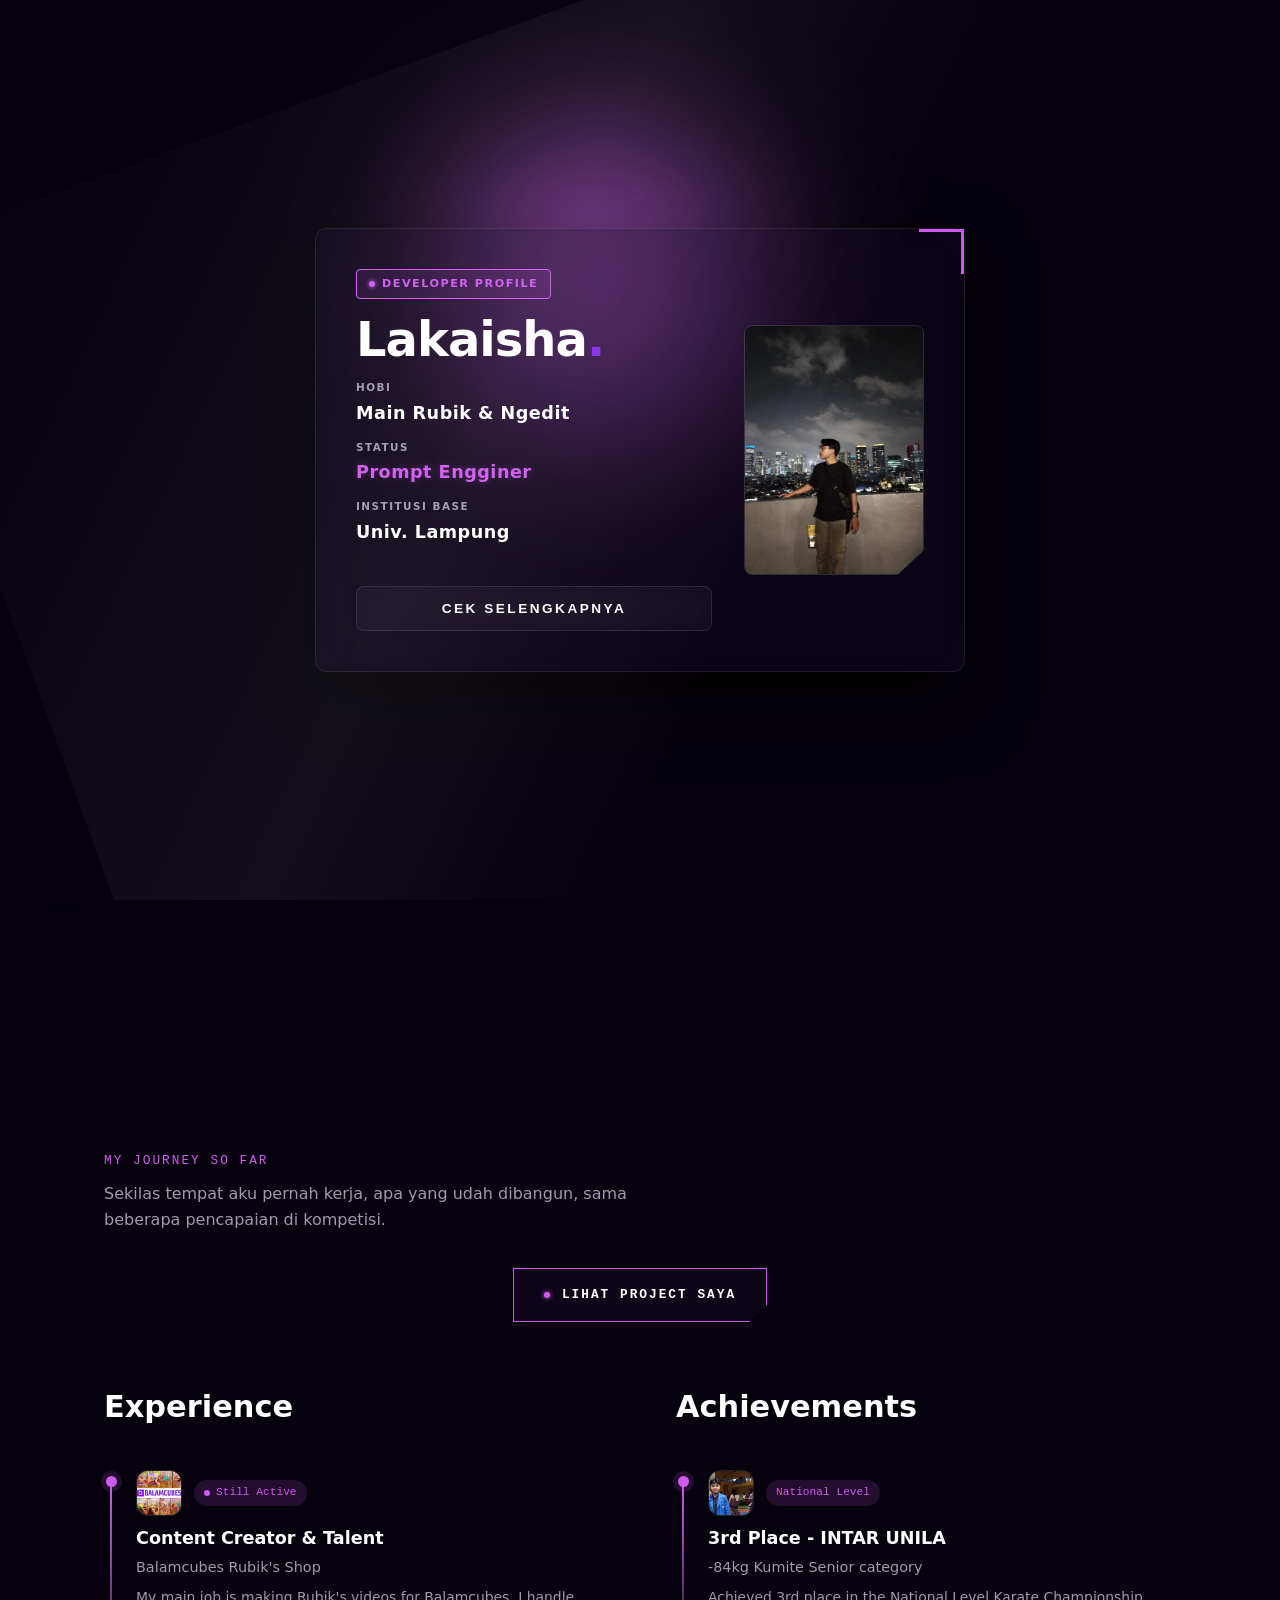
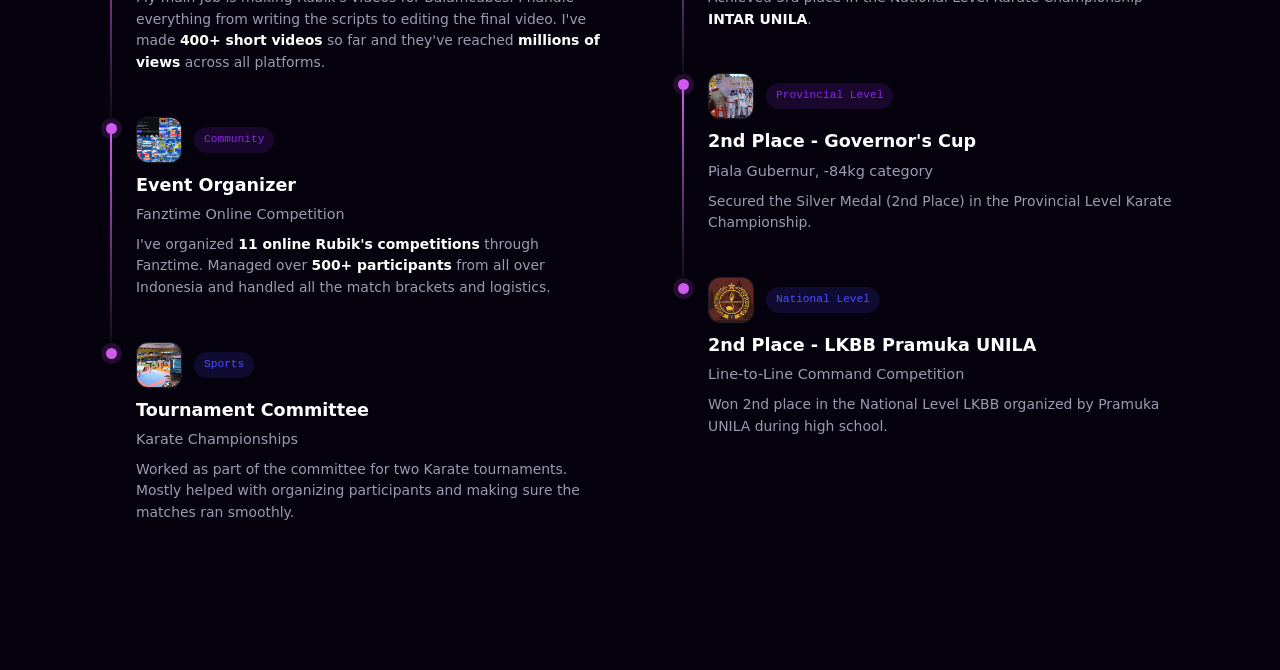
<file: index.html>
<!DOCTYPE html>
<html lang="id">
<head>
    <meta charset="UTF-8">
    <meta name="viewport" content="width=device-width, initial-scale=1.0">
    <title>Faqih Lakaisha Putra | Portfolio</title>
    <link rel="stylesheet" href="css/style.css">
</head>
<body>
    <div id="intro-splash" class="splash-overlay-3d">
        <div class="bg-blob blob-3" style="top: 15%; left: 35%; width: 300px; height: 300px; z-index: -1; opacity: 0.6;"></div>
        
        <div class="splash-card-compact-3d">
            <div class="corner-accent-top"></div>
            
            <div class="compact-info-3d">
                <div class="tech-badge-new">
                    <span class="pulse-dot-magenta"></span> DEVELOPER PROFILE
                </div>
                
                <h1 class="compact-name-new">Lakaisha<span class="text-gradient">.</span></h1>
                
                <div class="compact-data-list">
                    <div class="data-item">
                        <span class="item-label">HOBI </span>
                        <span class="item-value">Main Rubik & Ngedit</span>
                    </div>
                    <div class="data-item">
                        <span class="item-label">STATUS </span>
                        <span class="item-value highlight-magenta">Prompt Engginer</span>
                    </div>
                    <div class="data-item">
                        <span class="item-label">INSTITUSI BASE</span>
                        <span class="item-value">Univ. Lampung</span>
                    </div>
                </div>
                
                <button class="btn-portal-glass" onclick="masukKePortfolio()">CEK SELENGKAPNYA</button>
            </div>

            <div class="compact-photo-3d">
                <div class="photo-frame-compact">
                    <img src="assets/gambar-faqih.webp" alt="Faqih Lakaisha">
                </div>
            </div>
        </div>
    </div>

    <div class="background-container">
        <div class="bg-blob blob-1"></div>
        <div class="bg-blob blob-2"></div>
        <div class="bg-blob blob-3"></div>
    </div>

    <header class="navbar">
        <nav class="nav-container">
            <div class="logo">Lakaisha Builds<span class="text-gradient">.</span></div>

            <button class="nav-toggle" id="navToggle" aria-label="Buka menu" aria-expanded="false">
                <span></span>
                <span></span>
                <span></span>
            </button>

            <ul class="nav-links" id="navLinks">
                <li><a href="index.html" class="active">Home</a></li>
                <li><a href="pages/about.html">About</a></li>
                <li><a href="pages/skills.html">Skills</a></li>
                <li><a href="pages/languages.html">Languages</a></li>
                <li><a href="pages/projects.html">Projects</a></li>
             </ul>
        </nav>
    </header>

    <main id="home" class="page-section hero-section">
        <div class="hero-content fade-in">

            <!-- Kotak sosmed, ganti "WELCOME TO MY SPACE" -->
            <div class="social-row">
                <a href="https://github.com/LAKAISHAGBSCODING" class="social-icon-btn" aria-label="GitHub" target="_blank" rel="noopener">
                    <svg viewBox="0 0 24 24"><path d="M12 .5C5.73.5.98 5.24.98 11.5c0 4.98 3.22 9.2 7.7 10.7.56.1.77-.24.77-.54 0-.27-.01-1.15-.02-2.09-3.13.68-3.79-1.34-3.79-1.34-.51-1.3-1.25-1.64-1.25-1.64-1.02-.7.08-.68.08-.68 1.13.08 1.72 1.16 1.72 1.16 1 1.72 2.63 1.22 3.27.94.1-.73.39-1.22.71-1.5-2.5-.28-5.13-1.25-5.13-5.56 0-1.23.44-2.23 1.16-3.02-.12-.28-.5-1.44.11-3 0 0 .95-.3 3.11 1.16a10.8 10.8 0 0 1 5.66 0C17.35 5.36 18.3 5.66 18.3 5.66c.61 1.56.23 2.72.11 3 .72.79 1.16 1.79 1.16 3.02 0 4.32-2.63 5.28-5.14 5.56.4.35.76 1.03.76 2.08 0 1.5-.01 2.72-.01 3.09 0 .3.2.65.78.54 4.47-1.5 7.69-5.72 7.69-10.7C23.02 5.24 18.27.5 12 .5z"/></svg>
                </a>
                <a href="https://id.linkedin.com/in/faqih-lakaisha-putra-94b18a299" class="social-icon-btn" aria-label="LinkedIn" target="_blank" rel="noopener">
                    <svg viewBox="0 0 24 24"><path d="M20.45 20.45h-3.55v-5.57c0-1.33-.02-3.04-1.85-3.04-1.86 0-2.14 1.45-2.14 2.94v5.67H9.36V9h3.41v1.56h.05c.48-.9 1.64-1.85 3.38-1.85 3.61 0 4.28 2.38 4.28 5.47v6.27zM5.34 7.43a2.06 2.06 0 1 1 0-4.12 2.06 2.06 0 0 1 0 4.12zM7.12 20.45H3.56V9h3.56v11.45zM22.22 0H1.78C.8 0 0 .78 0 1.75v20.5C0 23.22.8 24 1.78 24h20.44c.98 0 1.78-.78 1.78-1.75V1.75C24 .78 23.2 0 22.22 0z"/></svg>
                </a>
                <a href="https://www.instagram.com/faqihlakaisha_" class="social-icon-btn" aria-label="Instagram" target="_blank" rel="noopener">
                    <svg viewBox="0 0 24 24"><path d="M12 2.2c3.2 0 3.58.01 4.85.07 1.17.05 1.97.24 2.43.4a4.9 4.9 0 0 1 1.77 1.15 4.9 4.9 0 0 1 1.15 1.77c.16.46.35 1.26.4 2.43.06 1.27.07 1.65.07 4.85s-.01 3.58-.07 4.85c-.05 1.17-.24 1.97-.4 2.43a4.9 4.9 0 0 1-1.15 1.77 4.9 4.9 0 0 1-1.77 1.15c-.46.16-1.26.35-2.43.4-1.27.06-1.65.07-4.85.07s-3.58-.01-4.85-.07c-1.17-.05-1.97-.24-2.43-.4a4.9 4.9 0 0 1-1.77-1.15 4.9 4.9 0 0 1-1.15-1.77c-.16-.46-.35-1.26-.4-2.43C2.21 15.58 2.2 15.2 2.2 12s.01-3.58.07-4.85c.05-1.17.24-1.97.4-2.43a4.9 4.9 0 0 1 1.15-1.77A4.9 4.9 0 0 1 5.59 1.8c.46-.16 1.26-.35 2.43-.4C9.29 1.34 9.67 1.33 12 1.33m0-1.2C8.74.13 8.33.14 7.05.2c-1.27.06-2.15.26-2.91.56a7.1 7.1 0 0 0-2.57 1.68A7.1 7.1 0 0 0 .89 5.01c-.3.76-.5 1.64-.56 2.91C.27 9.2.26 9.61.26 12.87s.01 3.67.07 4.95c.06 1.27.26 2.15.56 2.91a7.1 7.1 0 0 0 1.68 2.57 7.1 7.1 0 0 0 2.57 1.68c.76.3 1.64.5 2.91.56 1.28.06 1.69.07 4.95.07s3.67-.01 4.95-.07c1.27-.06 2.15-.26 2.91-.56a7.1 7.1 0 0 0 2.57-1.68 7.1 7.1 0 0 0 1.68-2.57c.3-.76.5-1.64.56-2.91.06-1.28.07-1.69.07-4.95s-.01-3.67-.07-4.95c-.06-1.27-.26-2.15-.56-2.91a7.1 7.1 0 0 0-1.68-2.57A7.1 7.1 0 0 0 19.86.76c-.76-.3-1.64-.5-2.91-.56C15.67.14 15.26.13 12 .13z"/><path d="M12 6.35a5.65 5.65 0 1 0 0 11.3 5.65 5.65 0 0 0 0-11.3zm0 9.32a3.67 3.67 0 1 1 0-7.34 3.67 3.67 0 0 1 0 7.34z"/><circle cx="18.4" cy="5.6" r="1.32"/></svg>
                </a>
                <a href="https://www.tiktok.com/lakaisha" class="social-icon-btn" aria-label="TikTok" target="_blank" rel="noopener">
                    <svg viewBox="0 0 24 24"><path d="M16.6 5.82a4.7 4.7 0 0 1-1.03-2.83h-3.1v13.44a2.8 2.8 0 1 1-2-2.68V10.6a5.8 5.8 0 1 0 5.1 5.75V9.4a7.7 7.7 0 0 0 4.5 1.44V7.75a4.7 4.7 0 0 1-3.47-1.93z"/></svg>
                </a>
                <a href="faqihlakaishaputra36@example.com" class="social-icon-btn" aria-label="Email">
                    <svg viewBox="0 0 24 24"><path d="M20 4H4c-1.1 0-1.99.9-1.99 2L2 18c0 1.1.9 2 2 2h16c1.1 0 2-.9 2-2V6c0-1.1-.9-2-2-2zm0 4-8 5-8-5V6l8 5 8-5v2z"/></svg>
                </a>
            </div>

            <h1 class="main-title">Hi, I'm <span class="text-gradient">Lakaisha</span></h1>
            <p class="desc-text">
                Computer Science Student. Passionate about Web Development, Data Science, and creating logical solutions.
            </p>

            <div class="fun-fact-wrap">
                <span class="fun-fact-text" id="funFactText"></span><span class="fun-fact-cursor"></span>
            </div>
        </div>
        
        <div class="hero-image fade-in">
            <div class="speech-bubble">
                <span id="bubbleText"></span><span class="bubble-cursor"></span>
            </div>
            <div class="glass-sphere" style="background-image: url('assets/gambar-faqih.webp'); background-size: cover; background-position: center; border: 3px solid rgba(255, 255, 255, 0.4);">
            </div>
        </div>
    </main>

    <!-- =======================================================
         JOURNEY: Experience + Achievements (digabung di sini,
         gak bikin halaman baru, tinggal scroll dari Home)
         ======================================================= -->
    <section id="journey" class="journey-section">
        <div class="journey-eyebrow">MY JOURNEY SO FAR</div>
        <p class="journey-lead">Sekilas tempat aku pernah kerja, apa yang udah dibangun, sama beberapa pencapaian di kompetisi.</p>

        <div class="journey-cta-wrap">
            <a href="pages/projects.html" class="journey-cta-btn">
                <span class="pulse-dot-magenta"></span>
                <span>Lihat Project Saya</span>
            </a>
        </div>

        <div class="journey-columns">
            <div class="journey-col">
                <h2>Experience</h2>

                <div class="timeline-item">
                    <div class="timeline-rail">
                        <span class="timeline-dot"></span>
                        <span class="timeline-line"></span>
                    </div>
                    <div class="timeline-body">
                        <div class="timeline-thumb-row">
                            <div class="timeline-thumb"><img src="assets/kerja-balam.webp" alt="Balamcubes"></div>
                            <span class="timeline-badge" style="background: rgba(207, 90, 240, 0.15); color: var(--accent-magenta);">
                                <span class="timeline-pulse-dot"></span> Still Active
                            </span>
                        </div>
                        <div class="timeline-title">Content Creator & Talent</div>
                        <div class="timeline-org">Balamcubes Rubik's Shop</div>
                        <p class="timeline-desc">
                            My main job is making Rubik's videos for Balamcubes. I handle everything from writing the scripts to editing the final video.
                            I've made <strong>400+ short videos</strong> so far and they've reached <strong>millions of views</strong> across all platforms.
                        </p>
                    </div>
                </div>

                <div class="timeline-item">
                    <div class="timeline-rail">
                        <span class="timeline-dot"></span>
                        <span class="timeline-line"></span>
                    </div>
                    <div class="timeline-body">
                        <div class="timeline-thumb-row">
                            <div class="timeline-thumb"><img src="assets/gambar-fanztime.webp" alt="Fanztime Event"></div>
                            <span class="timeline-badge" style="background: rgba(138, 43, 226, 0.15); color: var(--accent-purple);">Community</span>
                        </div>
                        <div class="timeline-title">Event Organizer</div>
                        <div class="timeline-org">Fanztime Online Competition</div>
                        <p class="timeline-desc">
                            I've organized <strong>11 online Rubik's competitions</strong> through Fanztime. Managed over <strong>500+ participants</strong> from all over Indonesia and handled all the match brackets and logistics.
                        </p>
                    </div>
                </div>

                <div class="timeline-item">
                    <div class="timeline-rail">
                        <span class="timeline-dot"></span>
                        <span class="timeline-line"></span>
                    </div>
                    <div class="timeline-body">
                        <div class="timeline-thumb-row">
                            <div class="timeline-thumb"><img src="assets/panitia-karate.webp" alt="Karate Committee"></div>
                            <span class="timeline-badge" style="background: rgba(77, 77, 255, 0.15); color: var(--accent-blue);">Sports</span>
                        </div>
                        <div class="timeline-title">Tournament Committee</div>
                        <div class="timeline-org">Karate Championships</div>
                        <p class="timeline-desc">
                            Worked as part of the committee for two Karate tournaments. Mostly helped with organizing participants and making sure the matches ran smoothly.
                        </p>
                    </div>
                </div>
            </div>

            <div class="journey-col">
                <h2>Achievements</h2>

                <div class="timeline-item">
                    <div class="timeline-rail">
                        <span class="timeline-dot"></span>
                        <span class="timeline-line"></span>
                    </div>
                    <div class="timeline-body">
                        <div class="timeline-thumb-row">
                            <div class="timeline-thumb"><img src="assets/gambar-juara3.webp" alt="INTAR UNILA Championship"></div>
                            <span class="timeline-badge" style="background: rgba(207, 90, 240, 0.15); color: var(--accent-magenta);">National Level</span>
                        </div>
                        <div class="timeline-title">3rd Place - INTAR UNILA</div>
                        <div class="timeline-org">-84kg Kumite Senior category</div>
                        <p class="timeline-desc">
                            Achieved 3rd place in the National Level Karate Championship <strong>INTAR UNILA</strong>.
                        </p>
                    </div>
                </div>

                <div class="timeline-item">
                    <div class="timeline-rail">
                        <span class="timeline-dot"></span>
                        <span class="timeline-line"></span>
                    </div>
                    <div class="timeline-body">
                        <div class="timeline-thumb-row">
                            <div class="timeline-thumb"><img src="assets/gambar-juara2.webp" alt="Governor's Cup Karate"></div>
                            <span class="timeline-badge" style="background: rgba(138, 43, 226, 0.15); color: var(--accent-purple);">Provincial Level</span>
                        </div>
                        <div class="timeline-title">2nd Place - Governor's Cup</div>
                        <div class="timeline-org">Piala Gubernur, -84kg category</div>
                        <p class="timeline-desc">
                            Secured the Silver Medal (2nd Place) in the Provincial Level Karate Championship.
                        </p>
                    </div>
                </div>

                <div class="timeline-item">
                    <div class="timeline-rail">
                        <span class="timeline-dot"></span>
                        <span class="timeline-line"></span>
                    </div>
                    <div class="timeline-body">
                        <div class="timeline-thumb-row">
                            <div class="timeline-thumb"><img src="assets/gambar-pramuka.webp" alt="LKBB Pramuka UNILA"></div>
                            <span class="timeline-badge" style="background: rgba(77, 77, 255, 0.15); color: var(--accent-blue);">National Level</span>
                        </div>
                        <div class="timeline-title">2nd Place - LKBB Pramuka UNILA</div>
                        <div class="timeline-org">Line-to-Line Command Competition</div>
                        <p class="timeline-desc">
                            Won 2nd place in the National Level LKBB organized by Pramuka UNILA during high school.
                        </p>
                    </div>
                </div>
            </div>
        </div>
    </section>

    <div class="music-player">
        <button id="musicToggleBtn" class="music-toggle-btn" aria-label="Klik buat aktifin suara" type="button">
            <img class="album-art" src="assets/fotomusik.webp" alt="Album art">
            <span class="vinyl-center-dot"></span>
            <span class="pulse-ring"></span>
            <span class="mute-indicator" id="muteIndicator">🔇</span>
        </button>
        <span class="tap-hint" id="tapHint"></span>
    </div>

    <audio id="bgMusic" src="assets/musik.mp3" preload="auto" loop autoplay muted></audio>

    <script>
        const splash = document.getElementById('intro-splash');
        if (sessionStorage.getItem('splashSudahDilihat') === 'true') {
            splash.style.display = 'none';
        }
        function masukKePortfolio() {
            sessionStorage.setItem('splashSudahDilihat', 'true');
            splash.classList.add('exit-animation-3d');

            // Langsung nyalain musik tepat pas tombol ini diklik,
            // baik di HP maupun laptop, gak nunggu interaksi lain.
            if (typeof goUnmuted === 'function') {
                goUnmuted();
            }

            setTimeout(() => {
                splash.style.display = 'none';
            }, 800);
        }

        // Hamburger menu (mobile)
        const navToggle = document.getElementById('navToggle');
        const navLinks = document.getElementById('navLinks');

        if (navToggle && navLinks) {
            navToggle.addEventListener('click', () => {
                const isOpen = navLinks.classList.toggle('open');
                navToggle.classList.toggle('open', isOpen);
                navToggle.setAttribute('aria-expanded', isOpen ? 'true' : 'false');
            });

            navLinks.querySelectorAll('a').forEach(link => {
                link.addEventListener('click', () => {
                    navLinks.classList.remove('open');
                    navToggle.classList.remove('open');
                    navToggle.setAttribute('aria-expanded', 'false');
                });
            });
        }
    </script>

    <!-- =======================================================
         MUSIK GLOBAL (persist antar halaman via localStorage)
         Blok ini SAMA PERSIS di semua halaman (index, skills,
         languages, projects, dll) supaya posisi lagu & status
         mute/unmute nyambung terus walau pindah halaman.
         ======================================================= -->
    <script>
        const bgMusic = document.getElementById('bgMusic');
        const musicBtn = document.getElementById('musicToggleBtn');
        const muteIndicator = document.getElementById('muteIndicator');
        const tapHint = document.getElementById('tapHint');

        const START_TIME_SECONDS = 70; // start default (kunjungan pertama) dari menit 1:10
        const LS_TIME_KEY = 'lb_music_time';
        const LS_UNMUTED_KEY = 'lb_music_unmuted';

        let audioUnmuted = false;

        bgMusic.muted = true;
        bgMusic.volume = 1;

        function startAutoplay() {
            const playPromise = bgMusic.play();
            if (playPromise !== undefined) {
                playPromise.catch(() => {
                    // Autoplay ke-block total, musik akan mulai begitu
                    // user klik ikonnya secara manual.
                });
            }
        }

        function goUnmuted() {
            bgMusic.muted = false;
            audioUnmuted = true;
            localStorage.setItem(LS_UNMUTED_KEY, '1');
            if (bgMusic.paused) startAutoplay();
            musicBtn.setAttribute('aria-label', 'Jeda musik');
            if (muteIndicator) muteIndicator.style.display = 'none';
            if (tapHint) tapHint.style.display = 'none';
        }

        function setStartTimeAndPlay() {
            const savedTime = parseFloat(localStorage.getItem(LS_TIME_KEY));
            try {
                bgMusic.currentTime = !isNaN(savedTime) && savedTime > 0 ? savedTime : START_TIME_SECONDS;
            } catch (e) {
                // kalau gagal (browser belum siap), abaikan
            }
            startAutoplay();

            // Kalau di halaman sebelumnya user udah pernah nyalain suara,
            // langsung coba unmute otomatis di halaman ini juga.
            if (localStorage.getItem(LS_UNMUTED_KEY) === '1') {
                goUnmuted();
            }
        }

        if (bgMusic.readyState >= 1) {
            setStartTimeAndPlay();
        } else {
            bgMusic.addEventListener('loadedmetadata', setStartTimeAndPlay, { once: true });
        }

        function unmuteOnFirstInteraction() {
            if (!audioUnmuted) {
                goUnmuted();
            }
            document.removeEventListener('click', unmuteOnFirstInteraction);
            document.removeEventListener('touchstart', unmuteOnFirstInteraction);
            document.removeEventListener('keydown', unmuteOnFirstInteraction);
            document.removeEventListener('scroll', unmuteOnFirstInteraction);
        }

        document.addEventListener('click', unmuteOnFirstInteraction);
        document.addEventListener('touchstart', unmuteOnFirstInteraction);
        document.addEventListener('keydown', unmuteOnFirstInteraction);
        document.addEventListener('scroll', unmuteOnFirstInteraction, { passive: true });

        // Ikon muter cuma pas musik beneran lagi main
        bgMusic.addEventListener('play', () => musicBtn.classList.add('playing'));
        bgMusic.addEventListener('pause', () => musicBtn.classList.remove('playing'));

        // Klik ikon = toggle play/pause manual
        musicBtn.addEventListener('click', () => {
            if (bgMusic.paused) {
                bgMusic.play();
            } else {
                bgMusic.pause();
            }
        });

        // Simpan posisi lagu secara berkala + pas mau pindah halaman,
        // supaya halaman berikutnya bisa lanjut dari waktu yang sama.
        let lastSaved = 0;
        bgMusic.addEventListener('timeupdate', () => {
            const now = Date.now();
            if (now - lastSaved > 1500) {
                lastSaved = now;
                localStorage.setItem(LS_TIME_KEY, String(bgMusic.currentTime));
            }
        });
        window.addEventListener('pagehide', () => {
            localStorage.setItem(LS_TIME_KEY, String(bgMusic.currentTime));
        });
    </script>

    <!-- =======================================================
         SCROLL REVEAL untuk section Journey (garis + animasi)
         ======================================================= -->
    <script>
        (function () {
            const revealObserver = new IntersectionObserver((entries) => {
                entries.forEach((entry) => {
                    if (entry.isIntersecting) {
                        entry.target.classList.add('in-view');
                        revealObserver.unobserve(entry.target);
                    }
                });
            }, { threshold: 0.2, rootMargin: '0px 0px -60px 0px' });

            // Stagger tiap item per kolom biar munculnya gantian, gak bareng
            document.querySelectorAll('#journey .journey-col').forEach((col) => {
                col.querySelectorAll('.timeline-item').forEach((item, i) => {
                    item.style.transitionDelay = (i * 0.15) + 's';
                    revealObserver.observe(item);
                });
            });

            document.querySelectorAll('#journey .journey-eyebrow, #journey .journey-lead, #journey .journey-cta-wrap')
                .forEach((el) => revealObserver.observe(el));
        })();
    </script>

    <!-- =======================================================
         SPEECH BUBBLE TYPEWRITER EFFECT (beda ritme & cursor
         sama fun fact di bawah, biar gak sama persis)
         ======================================================= -->
    <script>
        (function () {
            const bubbleMessages = [
                '"in another life aku gamau masuk ilmu komputer"',
                '"when yahh"',
                '"baru belajar it, saingannya ai"',
                '"ai bukan hanya alat, tapi budak"',
                '"tee und zucker"',
                '"ich vermisse mama so sehr"'
            ];

            const el = document.getElementById('bubbleText');
            if (!el) return;

            let msgIndex = 0;
            let charIndex = 0;
            let deleting = false;

            const TYPE_SPEED = 55;
            const DELETE_SPEED = 28;
            const PAUSE_AFTER_TYPE = 2100;
            const PAUSE_AFTER_DELETE = 500;

            function tick() {
                const current = bubbleMessages[msgIndex];

                if (!deleting) {
                    charIndex++;
                    el.textContent = current.slice(0, charIndex);
                    if (charIndex === current.length) {
                        deleting = true;
                        setTimeout(tick, PAUSE_AFTER_TYPE);
                        return;
                    }
                    setTimeout(tick, TYPE_SPEED);
                } else {
                    charIndex--;
                    el.textContent = current.slice(0, charIndex);
                    if (charIndex === 0) {
                        deleting = false;
                        msgIndex = (msgIndex + 1) % bubbleMessages.length;
                        setTimeout(tick, PAUSE_AFTER_DELETE);
                        return;
                    }
                    setTimeout(tick, DELETE_SPEED);
                }
            }

            tick();
        })();
    </script>

    <!-- =======================================================
         FUN FACT TYPEWRITER EFFECT
         ======================================================= -->
    <script>
        (function () {
            const funFacts = [
                "I love cube 🧩",
                "I love cats 🐱",
                "Aku suka belajar hal baru",
                "Ngoding sambil dengerin musik",
                "Prompt engineering is my thing",
                "400+ Rubik's videos and counting"
            ];

            const el = document.getElementById('funFactText');
            if (!el) return;

            let factIndex = 0;
            let charIndex = 0;
            let deleting = false;

            const TYPE_SPEED = 70;
            const DELETE_SPEED = 40;
            const PAUSE_AFTER_TYPE = 1600;
            const PAUSE_AFTER_DELETE = 300;

            function tick() {
                const current = funFacts[factIndex];

                if (!deleting) {
                    charIndex++;
                    el.textContent = current.slice(0, charIndex);
                    if (charIndex === current.length) {
                        deleting = true;
                        setTimeout(tick, PAUSE_AFTER_TYPE);
                        return;
                    }
                    setTimeout(tick, TYPE_SPEED);
                } else {
                    charIndex--;
                    el.textContent = current.slice(0, charIndex);
                    if (charIndex === 0) {
                        deleting = false;
                        factIndex = (factIndex + 1) % funFacts.length;
                        setTimeout(tick, PAUSE_AFTER_DELETE);
                        return;
                    }
                    setTimeout(tick, DELETE_SPEED);
                }
            }

            tick();
        })();
    </script>

    <script src="js/main.js"></script>
</body>
</html>
</file>
<file: css/style.css>
/* =======================================================
   1. PENGATURAN SCROLLBAR
   ======================================================= */
::-webkit-scrollbar {
    display: none;
}

/* ANTI FLASHBANG FIXED: HTML gelap permanen, body nyesuain */
html {
    background-color: #06020d !important;
    -ms-overflow-style: none;
    scrollbar-width: none;
    scroll-behavior: smooth; /* Tambahan untuk scroll mulus */
}

body {
    -ms-overflow-style: none;
    scrollbar-width: none;
}

/* =======================================================
   2. INTI VARIABEL & RESET
   ======================================================= */
:root {
    --bg-base: #06020d; 
    --accent-purple: #8a2be2;
    --accent-magenta: #cf5af0;
    --accent-blue: #4d4dff;
    
    --glass-bg: rgba(25, 10, 45, 0.25);
    --glass-border: rgba(255, 255, 255, 0.08);
    --glass-highlight: rgba(255, 255, 255, 0.15);
    
    --text-main: #ffffff;
    --text-dim: #a09ab0;
}

* { 
    margin: 0; 
    padding: 0; 
    box-sizing: border-box; 
}

/* 🚀 FIX: Animasi fade-in gelap (pageAppear) DIHAPUS.
   Dulu body mulai dari opacity:0 lalu fade 0.8s -> ini yang bikin
   tiap pindah halaman terasa lambat & "muncul dari gelap".
   Sekarang konten langsung tampil begitu halaman selesai load. */
body {
    background-color: transparent;
    color: var(--text-main);
    font-family: 'Segoe UI', system-ui, -apple-system, sans-serif;
    overflow-x: hidden; 
    line-height: 1.6;
    width: 100%;
}

/* =======================================================
   3. ANIMATED BACKGROUND
   ======================================================= */
.background-container {
    position: fixed; 
    top: 0;
    left: 0;
    width: 100vw;
    height: 100vh;
    z-index: -10; 
    overflow: hidden;
    pointer-events: none; 
}

.bg-blob {
    position: absolute;
    border-radius: 50%;
    filter: blur(80px);
    opacity: 0.5;
    animation: moveBlob 20s infinite alternate ease-in-out;
}

.blob-1 { width: 400px; height: 400px; background: var(--accent-purple); top: -10%; left: -10%; }
.blob-2 { width: 500px; height: 500px; background: var(--accent-blue); bottom: -20%; right: -10%; animation-delay: -5s; animation-duration: 25s; }
.blob-3 { width: 300px; height: 300px; background: var(--accent-magenta); top: 40%; left: 50%; animation-delay: -10s; opacity: 0.3; }

@keyframes moveBlob {
    0% { transform: translate(0, 0) scale(1); }
    33% { transform: translate(30px, -50px) scale(1.1); }
    66% { transform: translate(-20px, 20px) scale(0.9); }
    100% { transform: translate(0, 0) scale(1); }
}

/* =======================================================
   4. NAVIGASI (MODERN CLEAR GLASS PILL)
   Navbar sudah position: fixed -> otomatis tetap di tempatnya
   walau halaman di-scroll. z-index tinggi biar selalu di atas.
   ======================================================= */
.navbar {
    position: relative;
    margin: 25px auto 0;
    width: 90%; max-width: 780px; z-index: 1000;
    background: rgba(255, 255, 255, 0.03); 
    backdrop-filter: blur(20px); -webkit-backdrop-filter: blur(20px);
    border: 1px solid rgba(255, 255, 255, 0.15); 
    border-radius: 50px; 
    box-shadow: 0 10px 30px rgba(0, 0, 0, 0.3), inset 0 0 10px rgba(255, 255, 255, 0.05);
    transition: all 0.4s ease;
}

.nav-container {
    display: flex; justify-content: space-between; align-items: center;
    padding: 1rem 2rem; margin: 0 auto; position: relative;
}

.logo { font-size: 1.8rem; font-weight: 800; letter-spacing: 1px; }
.nav-links { display: flex; list-style: none; gap: 2rem; }
.nav-links a {
    text-decoration: none; color: var(--text-dim);
    font-weight: 500; font-size: 1rem;
    transition: all 0.3s ease; position: relative;
}
.nav-links a:hover, .nav-links a.active { color: var(--text-main); text-shadow: 0 0 10px var(--accent-magenta); }
.nav-links li a { font-weight: 700; }

/* Hamburger menu (dipakai cuma di mobile, lihat section 12) */
.nav-toggle {
    display: none;
    flex-direction: column;
    justify-content: space-between;
    width: 24px;
    height: 18px;
    background: transparent;
    border: none;
    cursor: pointer;
    z-index: 1001;
    padding: 0;
}
.nav-toggle span {
    display: block;
    height: 2.5px;
    width: 100%;
    background: var(--text-main);
    border-radius: 2px;
    transition: transform 0.3s ease, opacity 0.3s ease;
}
.nav-toggle.open span:nth-child(1) { transform: translateY(7.5px) rotate(45deg); }
.nav-toggle.open span:nth-child(2) { opacity: 0; }
.nav-toggle.open span:nth-child(3) { transform: translateY(-7.5px) rotate(-45deg); }

/* =======================================================
   5. GLASSMORPHISM & SISTEM GLOW
   ======================================================= */
.glass-panel, .glass-card {
    background: var(--glass-bg); backdrop-filter: blur(16px); -webkit-backdrop-filter: blur(16px);
    border: 1px solid var(--glass-border); border-top: 1px solid var(--glass-highlight); border-left: 1px solid var(--glass-highlight);
    border-radius: 20px; padding: 2rem; transition: all 0.4s cubic-bezier(0.175, 0.885, 0.32, 1.275);
    position: relative; overflow: hidden;
}

.glow-hover:hover {
    transform: translateY(-8px); border-color: var(--accent-magenta);
    box-shadow: 0 10px 30px rgba(207, 90, 240, 0.2), inset 0 0 20px rgba(138, 43, 226, 0.1);
}

/* =======================================================
   6. TIPOGRAFI & LAYOUT DASAR
   ======================================================= */
.text-gradient {
    background: linear-gradient(135deg, var(--accent-magenta), var(--accent-purple), var(--accent-blue));
    -webkit-background-clip: text; -webkit-text-fill-color: transparent;
    background-size: 200% auto; animation: gradientText 5s linear infinite;
}

@keyframes gradientText { 0% { background-position: 0% center; } 100% { background-position: 200% center; } }
.glow-text { text-shadow: 0 0 20px rgba(207, 90, 240, 0.4); }

.page-section { padding: 40px 5% 50px 5%; max-width: 1200px; margin: 0 auto; min-height: auto; }
.section-title { font-size: 3rem; text-align: center; margin-bottom: 3rem; }

.fade-in { opacity: 0; transform: translateY(30px); transition: opacity 0.8s cubic-bezier(0.22, 1, 0.36, 1), transform 0.8s cubic-bezier(0.22, 1, 0.36, 1); }
.fade-in.visible { opacity: 1; transform: translateY(0); }

/* =======================================================
   7. HALAMAN UTAMA (INDEX.HTML) - HERO SECTION
   ======================================================= */
.hero-section {
    display: flex; align-items: center; justify-content: space-between;
    flex-wrap: wrap; min-height: 100vh; max-width: 1200px; margin: 0 auto;
    padding: 0 5%; gap: 2rem;
}

.hero-content { flex: 1; min-width: 300px; }
.sub-heading { color: var(--text-dim); font-size: 1.2rem; font-weight: 400; margin-bottom: 0.5rem; letter-spacing: 2px; text-transform: uppercase; }
.main-heading { font-size: 4rem; line-height: 1.1; margin-bottom: 1.5rem; }

.main-title { font-size: 4rem; line-height: 1.1; margin-bottom: 1.5rem; }
.desc-text { font-size: 1.2rem; color: var(--text-dim); margin-bottom: 1.6rem; max-width: 500px; }

.hero-desc { font-size: 1.2rem; color: var(--text-dim); margin-bottom: 2.5rem; max-width: 500px; }
.cta-group { display: flex; gap: 1.5rem; flex-wrap: wrap; }
.hero-image { flex: 1; display: flex; justify-content: center; position: relative; }

.btn-primary {
    background: linear-gradient(135deg, var(--accent-purple), var(--accent-magenta));
    border: none; padding: 14px 32px; color: white; border-radius: 30px;
    font-size: 1rem; font-weight: 600; cursor: pointer; transition: all 0.3s ease;
}
.glow-btn:hover { transform: translateY(-3px) scale(1.05); box-shadow: 0 10px 25px rgba(207, 90, 240, 0.5); }

.btn-outline {
    background: transparent; border: 1px solid var(--accent-magenta);
    padding: 14px 32px; color: var(--text-main); border-radius: 30px; text-decoration: none;
    font-weight: 600; transition: all 0.3s ease;
}
.btn-outline:hover { background: rgba(207, 90, 240, 0.1); box-shadow: inset 0 0 15px rgba(207, 90, 240, 0.3); }

.glass-sphere {
    width: 350px; height: 350px; border-radius: 50%;
    border: 3px solid rgba(255, 255, 255, 0.4);
    box-shadow: 0 20px 50px rgba(0,0,0,0.5), 0 0 60px rgba(207, 90, 240, 0.4);
    position: relative; z-index: 5;
}
.inner-glow { display: none; }

.speech-bubble {
    position: absolute; top: -40px; right: -100px;
    background: rgba(25, 10, 45, 0.7); backdrop-filter: blur(15px);
    padding: 18px 25px; border-radius: 60% 40% 60% 40% / 40% 60% 40% 60%;
    border: 1px solid var(--accent-magenta); color: var(--text-main);
    font-size: 0.9rem; font-style: italic; width: 250px; min-height: 1.4em; text-align: center;
    box-shadow: 0 10px 30px rgba(207, 90, 240, 0.2), inset 0 0 15px rgba(207, 90, 240, 0.1);
    animation: floatBubbleModern 5s ease-in-out infinite; z-index: 10;
    box-sizing: border-box;
}
@keyframes floatBubbleModern { 0%, 100% { transform: translate(0, 0) rotate(0deg); } 50% { transform: translate(-5px, -15px) rotate(1deg); } }

/* Cursor blok berkedip buat typewriter di speech bubble,
   sengaja beda gaya sama garis tipis punya fun-fact di Hero */
.bubble-cursor {
    display: inline-block;
    width: 0.5em;
    height: 0.95em;
    background: var(--accent-magenta);
    margin-left: 2px;
    vertical-align: text-bottom;
    box-shadow: 0 0 6px rgba(207, 90, 240, 0.6);
    animation: bubbleCursorBlink 0.85s steps(1) infinite;
}
@keyframes bubbleCursorBlink { 50% { opacity: 0; } }

.social-row {
    display: flex;
    gap: 12px;
    margin-bottom: 2.2rem;
    flex-wrap: wrap;
}
.social-icon-btn {
    width: 48px;
    height: 48px;
    border-radius: 13px;
    background: rgba(255, 255, 255, 0.04);
    border: 1px solid var(--glass-border);
    display: flex;
    align-items: center;
    justify-content: center;
    color: var(--text-main);
    transition: transform 0.25s ease, box-shadow 0.25s ease, border-color 0.25s ease, background 0.25s ease;
}
.social-icon-btn:hover {
    border-color: var(--accent-magenta);
    box-shadow: 0 10px 24px rgba(207, 90, 240, 0.28);
    transform: translateY(-3px);
    background: rgba(207, 90, 240, 0.08);
}
.social-icon-btn svg {
    width: 20px;
    height: 20px;
    fill: currentColor;
}

.fun-fact-wrap {
    font-family: inherit;
    font-size: 1.3rem;
    font-weight: 500;
    letter-spacing: 0.2px;
    min-height: 1.8em;
    display: flex;
    align-items: center;
    color: var(--text-main);
}
.fun-fact-text {
    color: var(--text-main);
}
.fun-fact-cursor {
    display: inline-block;
    width: 2px;
    height: 1.15em;
    background: var(--accent-blue);
    margin-left: 3px;
    animation: cursorBlink 0.9s steps(1) infinite;
}
@keyframes cursorBlink {
    50% { opacity: 0; }
}

/* =======================================================
   8. GRID & TOMBOL FILTER
   ======================================================= */
.grid-container { display: grid; grid-template-columns: repeat(auto-fit, minmax(320px, 1fr)); gap: 2.5rem; }
.filter-container { display: flex; justify-content: center; gap: 1rem; margin-bottom: 3rem; flex-wrap: wrap; }
.filter-btn {
    background: rgba(255, 255, 255, 0.05); border: 1px solid rgba(255, 255, 255, 0.1);
    color: var(--text-dim); padding: 10px 24px; border-radius: 30px;
    cursor: pointer; transition: all 0.3s ease; backdrop-filter: blur(5px);
}
.filter-btn.active, .filter-btn:hover {
    background: var(--accent-purple); color: white;
    box-shadow: 0 0 15px rgba(138, 43, 226, 0.5); border-color: transparent;
}

/* =======================================================
   9. HALAMAN SKILLS & LANGUAGES (KOTAK HORIZONTAL)
   ======================================================= */
.software-grid { display: grid; grid-template-columns: repeat(auto-fill, minmax(320px, 1fr)); gap: 1.5rem; }
.skill-badge { display: flex; flex-direction: row; align-items: center; padding: 1.5rem; border-radius: 16px; cursor: default; gap: 15px; }
.skill-icon {
    flex-shrink: 0; width: 48px; height: 48px; max-width: 48px; max-height: 48px; 
    object-fit: contain; object-position: center; transition: all 0.4s cubic-bezier(0.175, 0.885, 0.32, 1.275);
    filter: drop-shadow(0 0 5px rgba(255,255,255,0.05));
}
.badge-info { flex: 1; display: flex; flex-direction: column; gap: 10px; }
.skill-name { font-size: 1rem; font-weight: 600; letter-spacing: 0.5px; color: var(--text-main); }

.skill-dots { display: flex; align-items: center; gap: 7px; }
.dot {
    width: 8px; height: 8px; border-radius: 50%;
    background: rgba(255, 255, 255, 0.12);
    transition: all 0.4s cubic-bezier(0.175, 0.885, 0.32, 1.275);
}
.dot.on {
    background: var(--dot-color, var(--accent-magenta));
    box-shadow: 0 0 8px var(--dot-color, var(--accent-magenta));
}
.skill-badge:hover .dot.on { transform: scale(1.25); }

.icon-tile {
    display: flex; align-items: center; justify-content: center;
    border-radius: 12px;
    box-shadow: 0 4px 14px rgba(0,0,0,0.35), inset 0 0 0 1px rgba(255,255,255,0.12);
}
.icon-tile-text {
    color: #fff; font-weight: 800; font-size: 0.85rem; letter-spacing: 0.5px;
    text-shadow: 0 1px 3px rgba(0,0,0,0.4);
}

.skill-badge:hover .skill-icon { transform: scale(1.15) translateY(-3px); filter: drop-shadow(0 5px 15px rgba(255, 255, 255, 0.3)); }

.soft-skill-grid { display: flex; flex-direction: column; gap: 1.5rem; }
.soft-skill-item { display: flex; align-items: center; padding: 2rem; }
.skill-icon-wrapper {
    flex-shrink: 0; width: 70px; height: 70px; border-radius: 50%;
    background: rgba(255, 255, 255, 0.05); border: 2px solid var(--accent-magenta);
    display: flex; align-items: center; justify-content: center; margin-right: 2rem;
    box-shadow: inset 0 0 15px rgba(255, 255, 255, 0.05); transition: all 0.4s ease;
}
.skill-icon-wrapper svg { width: 35px; height: 35px; fill: var(--text-main); }
.soft-skill-item:hover .skill-icon-wrapper { transform: scale(1.1) rotate(5deg); background: rgba(255, 255, 255, 0.1); box-shadow: 0 0 20px rgba(207, 90, 240, 0.4); }

/* =======================================================
   10. HALAMAN ACHIEVEMENTS (LIST KIRI FOTO, KANAN TEKS)
   ======================================================= */
.achievement-list { display: flex; flex-direction: column; gap: 2rem; max-width: 950px; margin: 0 auto; }
.achievement-row { display: flex; flex-direction: row; align-items: center; padding: 1.5rem; gap: 2rem; border-left: 4px solid transparent; transition: all 0.4s ease; }
.achievement-row:nth-child(1):hover { border-left-color: var(--accent-magenta); }
.achievement-row:nth-child(2):hover { border-left-color: var(--accent-purple); }
.achievement-row:nth-child(3):hover { border-left-color: var(--accent-blue); }
.achievement-photo-side { width: 30%; height: 180px; flex-shrink: 0; position: relative; overflow: hidden; border-radius: 12px; border: 1px solid var(--glass-border); }
.achievement-img { width: 100%; height: 100%; object-fit: cover; transition: transform 0.6s cubic-bezier(0.22, 1, 0.36, 1); }
.achievement-row:hover .achievement-img { transform: scale(1.1); }
.achievement-info-side { flex: 1; display: flex; flex-direction: column; gap: 0.8rem; }
.info-header { display: flex; flex-direction: column; gap: 0.3rem; }
.achievement-category { display: inline-block; padding: 4px 10px; border-radius: 20px; font-size: 0.75rem; font-weight: 700; text-transform: uppercase; letter-spacing: 1px; width: fit-content; }
.achievement-title { font-size: 1.5rem; font-weight: 700; color: var(--text-main); }
.achievement-desc { color: var(--text-dim); font-size: 0.95rem; line-height: 1.7; margin: 0; }

/* =======================================================
   11. HALAMAN PROJECTS (LIST KIRI EMBED FIX, KANAN TEKS)
   ======================================================= */
.project-list { display: flex; flex-direction: column; gap: 2.5rem; max-width: 1000px; margin: 0 auto; }
.project-item { display: block; }

.project-row {
    display: flex; flex-direction: row; align-items: center;
    padding: 1.5rem; gap: 2.5rem; transition: all 0.4s ease;
}

.project-media-side {
    width: 320px;      
    height: 180px;     
    flex-shrink: 0;    
    border-radius: 12px;
    overflow: hidden;
    border: 1px solid var(--glass-border);
    background: rgba(0, 0, 0, 0.8);
    position: relative;
    display: flex;
    justify-content: center;
    align-items: center;
    box-shadow: 0 5px 15px rgba(0,0,0,0.3);
}

.project-media-side iframe {
    width: 100%;
    height: 100%;
    border: none;
}

.project-info-side { flex: 1; display: flex; flex-direction: column; gap: 0.8rem; }
.project-category-tag { display: inline-block; padding: 4px 10px; border-radius: 20px; font-size: 0.75rem; font-weight: 700; text-transform: uppercase; letter-spacing: 1px; width: fit-content; }
.project-info-side h3 { font-size: 1.6rem; font-weight: 700; color: var(--text-main); margin: 0; }
.project-info-side p { color: var(--text-dim); font-size: 0.95rem; line-height: 1.7; margin: 0; }
.project-tags-row { color: var(--accent-magenta); font-size: 0.85rem; font-weight: 600; letter-spacing: 0.5px; margin-top: 0.5rem; }

/* =======================================================
   12. RESPONSIVE DESIGN (MOBILE VIEW)
   ======================================================= */
@media (max-width: 768px) {
    .navbar { margin-top: 15px; width: 95%; }
    .nav-container { padding: 0.85rem 1.4rem; }
    .nav-toggle { display: flex; }

    .nav-links {
        flex-direction: column;
        width: 100%;
        gap: 0;
        position: absolute;
        top: 100%;
        left: 0;
        margin-top: 12px;
        background: linear-gradient(180deg, rgba(6, 2, 13, 0.9), rgba(25, 10, 45, 0.82));
        backdrop-filter: blur(24px);
        -webkit-backdrop-filter: blur(24px);
        border: 1px solid var(--glass-border);
        border-top: 1px solid var(--glass-highlight);
        border-left: 1px solid var(--glass-highlight);
        border-radius: 20px;
        box-shadow: 0 10px 30px rgba(0, 0, 0, 0.5), inset 0 0 10px rgba(255, 255, 255, 0.05);
        overflow: hidden;
        max-height: 0;
        opacity: 0;
        pointer-events: none;
        transition: max-height 0.35s ease, opacity 0.25s ease;
    }
    .nav-links.open {
        max-height: 400px;
        opacity: 1;
        pointer-events: auto;
    }
    .nav-links li { width: 100%; text-align: center; }
    .nav-links li a {
        display: block;
        padding: 14px;
        border-top: 1px solid rgba(255, 255, 255, 0.08);
        text-shadow: 0 1px 4px rgba(0, 0, 0, 0.6);
    }
    .nav-links li:first-child a { border-top: none; }

    .main-heading { font-size: 2.5rem; }
    .main-title { font-size: 2.5rem; }
    .desc-text { font-size: 1rem; }

    .hero-section {
        flex-direction: column;
        text-align: center;
        justify-content: center;
        padding-top: 40px;
    }
    .hero-content { display: flex; flex-direction: column; align-items: center; }
    .cta-group { justify-content: center; }
    .social-row { justify-content: center; }
    .fun-fact-wrap { justify-content: center; }
    .hero-image { margin-top: 50px; }
    .glass-sphere { width: 250px; height: 250px; }
    .speech-bubble { right: 10px; top: -20px; max-width: 210px; font-size: 0.82rem; }

    .section-title { font-size: 2.2rem; }
    .page-section { padding-top: 50px; }
    
    .soft-skill-item { flex-direction: column; text-align: center; }
    .skill-icon-wrapper { margin-right: 0 !important; margin-bottom: 1rem; }
    
    .achievement-row { flex-direction: column; align-items: flex-start; padding: 1.2rem; gap: 1.2rem; }
    .achievement-photo-side { width: 100%; height: 180px; }
    
    .project-row { flex-direction: column; padding: 1.2rem; gap: 1.5rem; }
    .project-media-side { width: 100%; height: 200px; }

    .music-player { bottom: 18px; left: 18px; }
    .music-toggle-btn { width: 64px; height: 64px; }
    .vinyl-center-dot { width: 10px; height: 10px; }
    .mute-indicator { width: 20px; height: 20px; font-size: 11px; }
    .tap-hint { left: 70px; font-size: 0.75rem; padding: 6px 12px; }

    .journey-section { padding: 70px 6% 110px; }
    .journey-col h2 { font-size: 1.5rem; }
    .timeline-thumb { width: 40px; height: 40px; border-radius: 10px; }
    .timeline-title { font-size: 1rem; }
}

/* =======================================================
   13. FLOATING MUSIC PLAYER (pojok kiri bawah)
   ======================================================= */
.music-player {
    position: fixed;
    bottom: 25px;
    left: 25px;
    z-index: 1000;
    display: flex;
    align-items: center;
    justify-content: center;
}

.music-toggle-btn {
    width: 80px;
    height: 80px;
    border-radius: 50%;
    background: #000;
    border: 2px solid rgba(255, 255, 255, 0.2);
    display: flex;
    align-items: center;
    justify-content: center;
    color: var(--text-main);
    cursor: pointer;
    box-shadow: 0 10px 25px rgba(0, 0, 0, 0.5);
    transition: all 0.3s ease;
    padding: 0;
    position: relative;
    overflow: hidden;
}

.music-toggle-btn:hover {
    border-color: var(--accent-magenta);
    box-shadow: 0 10px 30px rgba(207, 90, 240, 0.4);
    transform: translateY(-3px);
}

.album-art {
    width: 100%;
    height: 100%;
    object-fit: cover;
    display: block;
    border-radius: 50%;
}

.vinyl-center-dot {
    position: absolute;
    top: 50%; left: 50%;
    width: 13px; height: 13px;
    background: #06020d;
    border: 2px solid rgba(255, 255, 255, 0.7);
    border-radius: 50%;
    transform: translate(-50%, -50%);
    z-index: 2;
    pointer-events: none;
}

.music-toggle-btn.playing .album-art {
    animation: spinDisc 4s linear infinite;
}

.pulse-ring {
    position: absolute;
    top: 0; left: 0;
    width: 100%; height: 100%;
    border-radius: 50%;
    border: 1px solid var(--accent-magenta);
    opacity: 0;
    pointer-events: none;
}

.music-toggle-btn.playing .pulse-ring {
    animation: pulseRing 1.8s ease-out infinite;
}

.mute-indicator {
    position: absolute;
    bottom: 0; right: 0;
    width: 24px; height: 24px;
    background: rgba(0, 0, 0, 0.85);
    border: 1px solid rgba(255, 255, 255, 0.2);
    border-radius: 50%;
    display: flex;
    align-items: center;
    justify-content: center;
    font-size: 13px;
    z-index: 3;
}

@keyframes spinDisc {
    from { transform: rotate(0deg); }
    to { transform: rotate(360deg); }
}

@keyframes pulseRing {
    0% { transform: scale(1); opacity: 0.6; }
    100% { transform: scale(1.7); opacity: 0; }
}

.tap-hint {
    position: absolute;
    left: 92px;
    top: 50%;
    transform: translateY(-50%);
    background: rgba(6, 2, 13, 0.85);
    backdrop-filter: blur(10px);
    border: 1px solid var(--glass-border);
    color: var(--text-main);
    font-size: 0.85rem;
    font-weight: 600;
    padding: 8px 16px;
    border-radius: 30px;
    white-space: nowrap;
    box-shadow: 0 5px 15px rgba(0,0,0,0.4);
    animation: hintPulse 2s ease-in-out infinite, hintFadeOut 0.5s ease 6s forwards;
    pointer-events: none;
}

@keyframes hintPulse {
    0%, 100% { transform: translateY(-50%) scale(1); }
    50% { transform: translateY(-50%) scale(1.04); }
}

@keyframes hintFadeOut {
    to { opacity: 0; visibility: hidden; }
}

/* =======================================================
   14. SPLASH SCREEN (COMPACT 3D FLOATING & MIRING)
   Ukuran dibikin fluid pakai clamp() supaya di HP layoutnya
   TETAP SAMA kayak di laptop (foto & teks sejajar horizontal),
   cuma diskalain proporsional, bukan desain beda kayak dulu.
   ======================================================= */
.splash-overlay-3d {
    position: fixed; top: 0; left: 0; width: 100vw; height: 100vh;
    background-color: var(--bg-base); z-index: 9999; 
    display: flex; justify-content: center; align-items: center;
    perspective: 2000px;
    transition: all 0.8s cubic-bezier(0.85, 0, 0.15, 1);
    overflow: hidden;
}

.splash-card-compact-3d {
    display: flex; flex-direction: row; gap: clamp(1rem, 4vw, 2rem); align-items: stretch;
    background: rgba(20, 10, 35, 0.4); backdrop-filter: blur(30px); -webkit-backdrop-filter: blur(30px);
    border: 1px solid rgba(255, 255, 255, 0.08);
    border-radius: 12px; padding: clamp(1.3rem, 4.5vw, 2.5rem);
    max-width: 650px; width: 92%; box-shadow: 0 30px 70px rgba(0,0,0,0.8);
    position: relative;
    transform-style: preserve-3d;
    opacity: 0;
    animation: popInNew 1.2s cubic-bezier(0.22, 1, 0.36, 1) forwards, 
               float3DTilt 8s 1.5s ease-in-out infinite; 
}

.splash-card-compact-3d::after {
    content: ''; position: absolute; top: -50%; left: -50%; width: 200%; height: 200%;
    background: linear-gradient(135deg, transparent, rgba(255,255,255,0.06) 40%, transparent 60%);
    transform: rotate(-20deg); pointer-events: none; z-index: 10;
}

@keyframes popInNew {
    0% { opacity: 0; transform: scale(0.85) translateY(50px) rotateX(15deg); }
    100% { opacity: 1; transform: scale(1) translateY(0) rotateX(0deg); }
}

@keyframes float3DTilt {
    0%, 100% { transform: translateY(0) rotateX(1deg) rotateY(1deg); }
    25% { transform: translateY(-15px) rotateX(-4deg) rotateY(5deg); }
    50% { transform: translateY(-25px) rotateX(3deg) rotateY(-5deg); }
    75% { transform: translateY(-10px) rotateX(5deg) rotateY(3deg); }
}

.corner-accent-top {
    position: absolute; top: 0; right: 0; width: 45px; height: 45px;
    border-right: 3px solid var(--accent-magenta); border-top: 3px solid var(--accent-magenta);
    transform: translateZ(25px); 
}

.compact-info-3d {
    flex: 1.7; display: flex; flex-direction: column; justify-content: space-between;
    transform: translateZ(40px); 
}

.tech-badge-new {
    display: flex; align-items: center; gap: 7px; width: fit-content;
    background: rgba(207, 90, 240, 0.1); border: 1px solid var(--accent-magenta);
    color: var(--accent-magenta); padding: clamp(4px, 1vw, 5px) clamp(9px, 2.5vw, 12px); border-radius: 4px;
    font-size: clamp(0.6rem, 1.8vw, 0.7rem); font-weight: 800; letter-spacing: 1.5px; text-transform: uppercase;
}
.pulse-dot-magenta { width: 6px; height: 6px; background: var(--accent-magenta); border-radius: 50%; box-shadow: 0 0 5px var(--accent-magenta); animation: pulse 1.5s infinite; }

.compact-name-new {
    font-size: clamp(1.8rem, 7vw, 3rem); font-weight: 900; line-height: 1; color: var(--text-main); margin: clamp(0.6rem, 2.5vw, 1rem) 0; letter-spacing: -1px;
}

.compact-data-list {
    display: flex; flex-direction: column; gap: clamp(8px, 2vw, 12px); margin-bottom: clamp(1.4rem, 4vw, 2.5rem);
}

.data-item {
    display: flex; flex-direction: column; gap: 3px;
}

.item-label { font-size: clamp(0.58rem, 1.6vw, 0.65rem); color: var(--text-dim); font-weight: 800; letter-spacing: 1.5px; text-transform: uppercase; }
.item-value { font-size: clamp(0.85rem, 2.8vw, 1.1rem); color: var(--text-main); font-weight: 600; letter-spacing: 0.5px; }
.highlight-magenta { color: var(--accent-magenta); font-weight: 700; text-shadow: 0 0 10px rgba(207, 90, 240, 0.3); }

.btn-portal-glass {
    background: rgba(255, 255, 255, 0.03); backdrop-filter: blur(10px); -webkit-backdrop-filter: blur(10px);
    border: 1px solid rgba(255, 255, 255, 0.1);
    padding: clamp(11px, 2.8vw, 14px) 0; width: 100%; color: var(--text-main); font-size: clamp(0.75rem, 2.2vw, 0.85rem); font-weight: 800; letter-spacing: 2.5px;
    border-radius: 8px; cursor: pointer; transition: all 0.4s cubic-bezier(0.175, 0.885, 0.32, 1.275);
    text-transform: uppercase; outline: none;
    position: relative; overflow: hidden;
}

.btn-portal-glass::before {
    content: ''; position: absolute; top: 0; left: -100%; width: 100%; height: 100%;
    background: linear-gradient(90deg, transparent, rgba(255,255,255,0.08), transparent);
    transition: all 0.6s ease;
}

.btn-portal-glass:hover {
    background: rgba(207, 90, 240, 0.15); border-color: var(--accent-magenta); 
    box-shadow: 0 8px 25px rgba(207, 90, 240, 0.4); transform: translateY(-3px); color: #fff;
}
.btn-portal-glass:hover::before { left: 100%; }

.compact-photo-3d {
    flex: 0 0 clamp(105px, 27vw, 180px); position: relative; display: flex; align-items: center; justify-content: flex-end;
    transform: translateZ(60px); 
}

.photo-frame-compact {
    width: clamp(105px, 27vw, 180px); height: clamp(150px, 38vw, 250px); border-radius: 8px; overflow: hidden; position: relative;
    border: 1px solid rgba(255, 255, 255, 0.15); box-shadow: 10px 10px 30px rgba(0,0,0,0.7);
    clip-path: polygon(0 0, 100% 0, 100% 90%, 85% 100%, 0 100%); 
}
.photo-frame-compact img { 
    width: 100%; height: 100%; object-fit: cover; 
    filter: grayscale(20%) contrast(1.1) brightness(0.95); 
    transition: all 0.5s ease;
}

.splash-overlay-3d.exit-animation-3d {
    opacity: 0;
    transform: translateY(-60vh) scale(0.75) rotateX(-25deg) rotateY(15deg);
    pointer-events: none;
}

/* =======================================================
   15. JOURNEY SECTION (Experience + Achievements di index.html)
   ======================================================= */
.journey-section {
    padding: 100px 5% 140px;
    max-width: 1200px;
    margin: 0 auto;
    position: relative;
}

.journey-eyebrow {
    font-family: monospace;
    font-size: 0.8rem;
    letter-spacing: 2px;
    color: var(--accent-magenta);
    margin-bottom: 0.6rem;
    opacity: 0;
    transform: translateY(14px);
    transition: opacity .6s ease, transform .6s ease;
}
.journey-eyebrow.in-view { opacity: 1; transform: translateY(0); }

.journey-lead {
    color: var(--text-dim);
    max-width: 560px;
    margin-bottom: 2.2rem;
    line-height: 1.6;
    opacity: 0;
    transform: translateY(14px);
    transition: opacity .6s ease .08s, transform .6s ease .08s;
}
.journey-lead.in-view { opacity: 1; transform: translateY(0); }

/* Tombol CTA "Lihat Project Saya" -- dibikin senada sama bahasa
   desain tech-badge di splash screen (monospace, pulse dot,
   sudut kepotong), bukan bentuk bubble/organik. */
.journey-cta-wrap {
    display: flex;
    justify-content: center;
    margin-bottom: 3.8rem;
    opacity: 0;
    transform: translateY(14px);
    transition: opacity .6s ease .12s, transform .6s ease .12s;
}
.journey-cta-wrap.in-view { opacity: 1; transform: translateY(0); }

.journey-cta-btn {
    position: relative;
    display: inline-flex;
    align-items: center;
    gap: 12px;
    background: rgba(20, 10, 35, 0.55);
    backdrop-filter: blur(14px); -webkit-backdrop-filter: blur(14px);
    border: 1px solid var(--accent-magenta);
    padding: 16px 30px;
    color: var(--text-main);
    text-decoration: none;
    font-family: monospace;
    font-size: 0.8rem;
    font-weight: 700;
    letter-spacing: 2px;
    text-transform: uppercase;
    clip-path: polygon(0 0, 100% 0, 100% 68%, 93% 100%, 0 100%);
    overflow: hidden;
    box-shadow: 0 10px 26px rgba(0, 0, 0, 0.35);
    transition: transform 0.35s cubic-bezier(0.175, 0.885, 0.32, 1.275), box-shadow 0.35s ease, background 0.35s ease;
}
.journey-cta-btn::before {
    content: '';
    position: absolute; top: 0; left: -100%; width: 100%; height: 100%;
    background: linear-gradient(90deg, transparent, rgba(255,255,255,0.1), transparent);
    transition: left 0.6s ease;
}
.journey-cta-btn:hover {
    transform: translateY(-4px);
    background: rgba(207, 90, 240, 0.1);
    box-shadow: 0 16px 34px rgba(207, 90, 240, 0.35);
}
.journey-cta-btn:hover::before { left: 100%; }

.journey-columns {
    display: grid;
    grid-template-columns: 1fr 1fr;
    gap: 4.5rem;
}

.journey-col h2 {
    font-size: 1.9rem;
    margin-bottom: 2.4rem;
    font-weight: 700;
}

.timeline-item {
    display: flex;
    gap: 18px;
    position: relative;
    padding-bottom: 2.3rem;
    opacity: 0;
    transform: translateY(30px) scale(0.98);
    transition: opacity .7s cubic-bezier(.22,.9,.32,1), transform .7s cubic-bezier(.22,.9,.32,1);
}
.timeline-item.in-view {
    opacity: 1;
    transform: translateY(0) scale(1);
}
.timeline-item:last-child { padding-bottom: 0; }

.timeline-rail {
    width: 14px;
    flex-shrink: 0;
    position: relative;
    display: flex;
    justify-content: center;
}
.timeline-dot {
    width: 11px;
    height: 11px;
    border-radius: 50%;
    background: var(--accent-magenta);
    box-shadow: 0 0 0 5px rgba(207, 90, 240, 0.15);
    margin-top: 6px;
    z-index: 2;
    flex-shrink: 0;
}
.timeline-line {
    position: absolute;
    top: 17px;
    bottom: -2.3rem;
    left: 50%;
    width: 2px;
    background: linear-gradient(to bottom, var(--accent-magenta), rgba(255,255,255,0.05));
    transform: translateX(-50%) scaleY(0);
    transform-origin: top;
    transition: transform 1s cubic-bezier(.22,.9,.32,1) .15s;
}
.timeline-item:last-child .timeline-line { display: none; }
.timeline-item.in-view .timeline-line { transform: translateX(-50%) scaleY(1); }

.timeline-body { flex: 1; min-width: 0; padding-bottom: 0.4rem; }

.timeline-thumb-row {
    display: flex;
    align-items: center;
    gap: 12px;
    margin-bottom: 8px;
}
.timeline-thumb {
    width: 46px;
    height: 46px;
    border-radius: 12px;
    overflow: hidden;
    border: 1px solid var(--glass-border);
    background: rgba(255,255,255,0.04);
    flex-shrink: 0;
}
.timeline-thumb img {
    width: 100%;
    height: 100%;
    object-fit: cover;
    display: block;
}

.timeline-badge {
    display: inline-flex;
    align-items: center;
    gap: 6px;
    font-size: 0.7rem;
    font-family: monospace;
    padding: 4px 10px;
    border-radius: 20px;
}
.timeline-pulse-dot {
    width: 6px; height: 6px; border-radius: 50%;
    background: var(--accent-magenta);
    display: inline-block;
    animation: timelinePulse 1.6s infinite;
}
@keyframes timelinePulse {
    0% { transform: scale(1); opacity: 1; }
    50% { transform: scale(1.6); opacity: 0.5; }
    100% { transform: scale(1); opacity: 1; }
}

.timeline-title {
    font-size: 1.1rem;
    font-weight: 700;
    margin-bottom: 4px;
}
.timeline-org {
    color: var(--text-dim);
    font-size: 0.9rem;
    margin-bottom: 8px;
}
.timeline-desc {
    color: var(--text-dim);
    font-size: 0.87rem;
    line-height: 1.55;
}
.timeline-desc strong { color: var(--text-main); }

@media (max-width: 900px) {
    .journey-columns { grid-template-columns: 1fr; gap: 3rem; }
}

/* =======================================================
   16. HALAMAN ABOUT (Profile Hero + Favorite Songs + Reading List)
   ======================================================= */

.about-hero {
    display: flex;
    align-items: center;
    gap: 3.5rem;
    flex-wrap: wrap;
    margin-bottom: 4.5rem;
}
.about-hero-text { flex: 1.2; min-width: 300px; }
.about-hero-text .main-title { margin-bottom: 1.3rem; }
.about-hero-text p {
    color: var(--text-dim);
    font-size: 1.05rem;
    line-height: 1.85;
    margin-bottom: 1.2rem;
}
.about-hero-text p:last-child { margin-bottom: 0; }
.about-hero-text strong { color: var(--text-main); }
.about-hero-text .link-highlight {
    color: var(--accent-magenta);
    font-weight: 700;
    text-decoration: none;
    border-bottom: 1px solid transparent;
    transition: border-color 0.3s ease;
}
.about-hero-text .link-highlight:hover { border-color: var(--accent-magenta); }

.about-hero-photo {
    flex: 1;
    display: flex;
    justify-content: center;
    min-width: 260px;
}
.about-photo-frame {
    width: 100%;
    max-width: 380px;
    border-radius: 20px;
    overflow: hidden;
    border: 1px solid var(--glass-border);
    box-shadow: 0 20px 50px rgba(0, 0, 0, 0.5), 0 0 40px rgba(138, 43, 226, 0.18);
    transition: transform 0.5s cubic-bezier(0.175, 0.885, 0.32, 1.275);
}
.about-photo-frame:hover { transform: translateY(-6px) rotate(0.5deg); }
.about-photo-frame img { width: 100%; height: 100%; object-fit: cover; display: block; }

.subsection-title {
    display: flex;
    align-items: center;
    gap: 14px;
    font-size: 1.5rem;
    font-weight: 700;
    margin: 0 0 2rem;
}
.subsection-title .title-dash {
    width: 30px;
    height: 4px;
    border-radius: 4px;
    background: var(--accent-magenta);
    box-shadow: 0 0 10px var(--accent-magenta);
    flex-shrink: 0;
}

.about-section { margin-bottom: 4.5rem; }
.about-section:last-child { margin-bottom: 0; }

@keyframes coverShimmer {
    0% { background-position: 200% 0; }
    100% { background-position: -200% 0; }
}
.song-cover.loading,
.book-cover.loading {
    background: linear-gradient(90deg, rgba(255,255,255,.05), rgba(255,255,255,.16), rgba(255,255,255,.05));
    background-size: 200% 100%;
    animation: coverShimmer 1.4s infinite;
}

.song-grid {
    display: grid;
    grid-template-columns: repeat(2, 1fr);
    gap: 0.9rem;
}
.song-card {
    display: flex;
    align-items: stretch;
    height: 76px;
    border-radius: 12px;
    background: #3a3a3a;
    position: relative;
    overflow: hidden;
    isolation: isolate;
    transition: background-color 0.6s ease, transform 0.2s ease, box-shadow 0.2s ease;
}
.song-card::after {
    content: '';
    position: absolute;
    inset: 0;
    background: linear-gradient(90deg, rgba(0,0,0,0) 60%, rgba(0,0,0,0.35) 100%);
    z-index: 0;
    pointer-events: none;
}
.song-card:hover {
    transform: translateY(-2px);
    box-shadow: 0 10px 22px rgba(0, 0, 0, 0.35);
}
.song-cover {
    width: 76px;
    height: 76px;
    flex-shrink: 0;
    background: rgba(255, 255, 255, 0.08);
    position: relative;
    z-index: 1;
}
.song-cover img { width: 100%; height: 100%; object-fit: cover; display: block; }
.song-info {
    flex: 1;
    min-width: 0;
    position: relative;
    z-index: 1;
    display: flex;
    flex-direction: column;
    justify-content: center;
    gap: 3px;
    padding: 0 1rem;
}
.song-info h4 {
    font-size: 0.95rem; font-weight: 800; color: #fff;
    white-space: nowrap; overflow: hidden; text-overflow: ellipsis;
    text-shadow: 0 1px 4px rgba(0,0,0,0.35);
}
.song-info p {
    font-size: 0.8rem; color: rgba(255, 255, 255, 0.78);
    white-space: nowrap; overflow: hidden; text-overflow: ellipsis;
}
.song-preview-badge {
    display: inline-block; font-size: 0.58rem; font-weight: 700; letter-spacing: 0.5px;
    color: #fff; background: rgba(255, 255, 255, 0.18);
    padding: 2px 8px; border-radius: 20px; text-transform: uppercase;
    width: fit-content;
}
.song-actions {
    display: flex;
    align-items: center;
    gap: 8px;
    flex-shrink: 0;
    position: relative;
    z-index: 1;
    padding-right: 1rem;
}
.song-spotify-icon {
    width: 22px; height: 22px; display: flex; align-items: center; justify-content: center;
    color: #fff; opacity: 0.85; transition: transform 0.25s ease, opacity 0.25s ease;
}
.song-spotify-icon:hover { opacity: 1; transform: scale(1.15); }
.song-spotify-icon svg { width: 100%; height: 100%; fill: currentColor; }

.song-add-btn, .song-more-btn {
    width: 22px; height: 22px; border-radius: 50%; border: none; background: transparent;
    color: #fff; display: flex; align-items: center; justify-content: center;
    cursor: pointer; opacity: 0.8; font-size: 1.05rem; line-height: 1;
    transition: opacity 0.25s ease, transform 0.25s ease;
}
.song-add-btn:hover, .song-more-btn:hover { opacity: 1; transform: scale(1.12); }
.song-add-btn.added { color: #1DB954; }

.song-play-btn {
    width: 34px; height: 34px; border-radius: 50%; border: none; cursor: pointer;
    background: #fff; color: #111;
    display: flex; align-items: center; justify-content: center;
    transition: all 0.2s ease; flex-shrink: 0;
    box-shadow: 0 4px 12px rgba(0, 0, 0, 0.35);
}
.song-play-btn:hover:not(:disabled) { transform: scale(1.08); }
.song-play-btn:disabled { opacity: 0.5; cursor: default; }
.song-play-btn.is-loading { animation: playBtnPulse 1.2s ease-in-out infinite; }
@keyframes playBtnPulse { 0%, 100% { opacity: 0.45; } 50% { opacity: 0.75; } }
.song-play-btn svg { width: 13px; height: 13px; fill: currentColor; }
.song-play-btn .icon-pause { display: none; }
.song-play-btn.playing { background: var(--accent-blue); color: #fff; }
.song-play-btn.playing .icon-play { display: none; }
.song-play-btn.playing .icon-pause { display: block; }

.song-embed-holder {
    position: absolute;
    width: 1px;
    height: 1px;
    overflow: hidden;
    opacity: 0;
    pointer-events: none;
    left: -9999px;
    top: -9999px;
}

.book-grid {
    display: grid;
    grid-template-columns: repeat(auto-fill, minmax(150px, 1fr));
    gap: 1.7rem;
}
.book-card { display: flex; flex-direction: column; gap: 0.7rem; text-align: center; }
.book-cover {
    width: 100%;
    aspect-ratio: 2 / 3;
    border-radius: 10px;
    overflow: hidden;
    border: 1px solid var(--glass-border);
    box-shadow: 0 10px 25px rgba(0, 0, 0, 0.4);
    transition: transform 0.4s cubic-bezier(0.175, 0.885, 0.32, 1.275), box-shadow 0.4s ease;
}
.book-card:hover .book-cover {
    transform: translateY(-6px) rotate(-1deg);
    box-shadow: 0 15px 30px rgba(207, 90, 240, 0.25);
}
.book-cover img { width: 100%; height: 100%; object-fit: cover; display: block; }
.book-cover-fallback {
    display: flex;
    align-items: center;
    justify-content: center;
    padding: 0.8rem;
    background: linear-gradient(160deg, var(--accent-purple), var(--accent-blue));
}
.book-cover-fallback span {
    color: #fff;
    font-size: 0.85rem;
    font-weight: 700;
    text-align: center;
    line-height: 1.35;
    text-shadow: 0 1px 3px rgba(0,0,0,0.3);
}
.book-title { font-size: 0.9rem; font-weight: 700; color: var(--text-main); line-height: 1.3; }
.book-author { font-size: 0.78rem; color: var(--text-dim); }

@media (max-width: 768px) {
    .about-hero { flex-direction: column-reverse; text-align: center; gap: 2.2rem; }
    .about-hero-text p { text-align: left; }
    .subsection-title { justify-content: center; }
    .song-grid { grid-template-columns: 1fr; }
    .book-grid { grid-template-columns: repeat(auto-fill, minmax(120px, 1fr)); gap: 1.2rem; }
}
</file>
